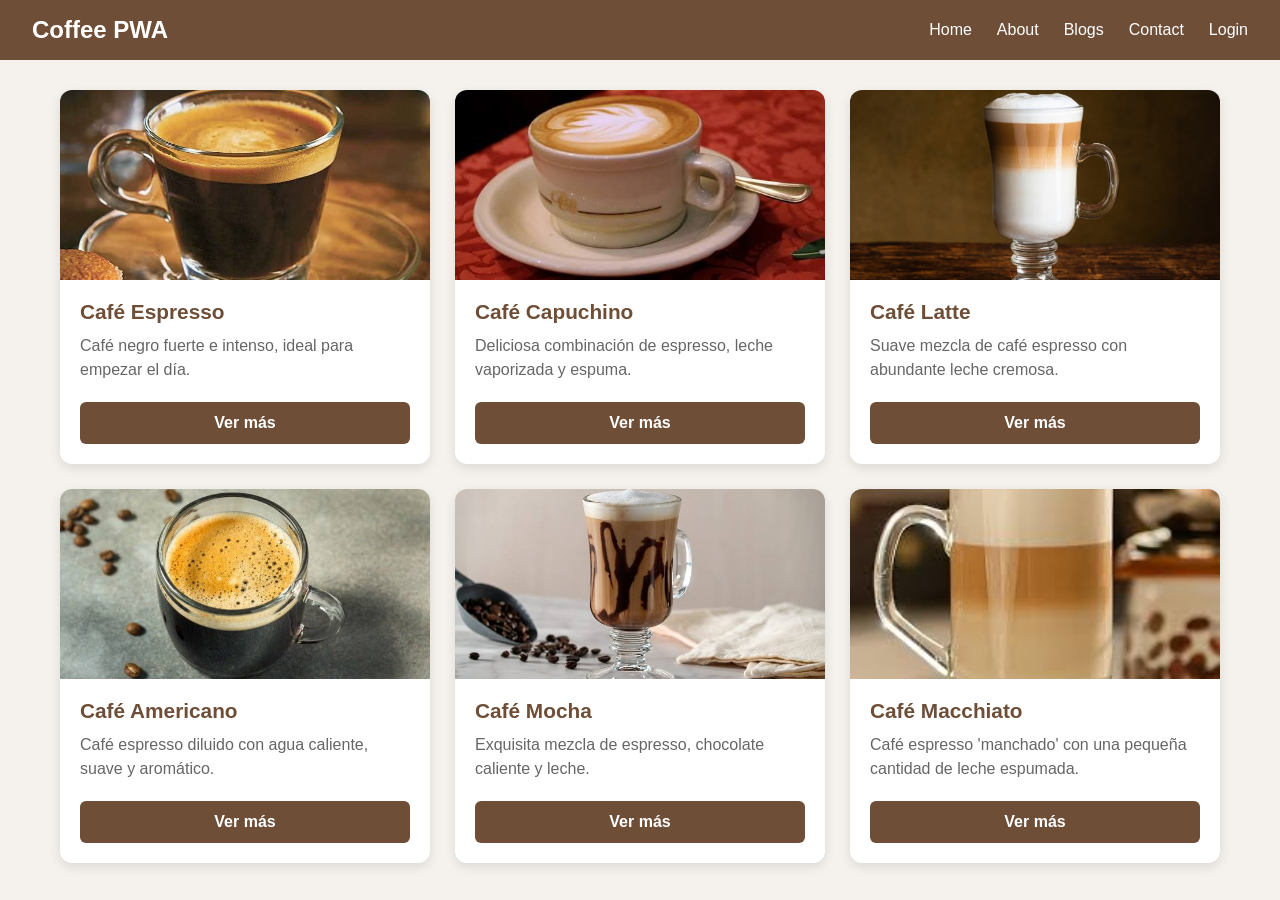
<file: index.html>
<!DOCTYPE html>
<html lang="es">
    <head>
        <meta charset="UTF-8">
        <meta name="viewport" content="width=device-width, initial-scale=1.0">
        <meta http-equiv="X-UA-Compatible" content="ie=edge">
        <!-- Ajusta esta ruta según dónde tengas tu carpeta css -->
        <link rel="stylesheet" href="css/style.css">
        <link rel="manifest" href="manifest.json">
        <link rel="apple-touch-icon" href="images/coffee.jpg">

        <meta name="apple-mobile-web-app-status-bar" content="#ffffff">
        <meta name="theme-color" content="#ffffff">

        <title>Coffee PWA</title>    
    </head>
    <body>
       <main>
            <nav>
             <h1>Coffee PWA</h1>
             <ul>
                 <li>Home</li>
                 <li>About</li>
                 <li>Blogs</li>
                 <li>Contact</li>
                 <li>Login</li>
             </ul>
            </nav>

            <!-- Contenedor para las cards (aquí se inyectarán los cafés automáticamente) -->
            <div class="container"></div>
       </main>

       <!-- Archivo JavaScript -->
       <script src="javascript/app.js"></script>
    </body>
</html>
</file>
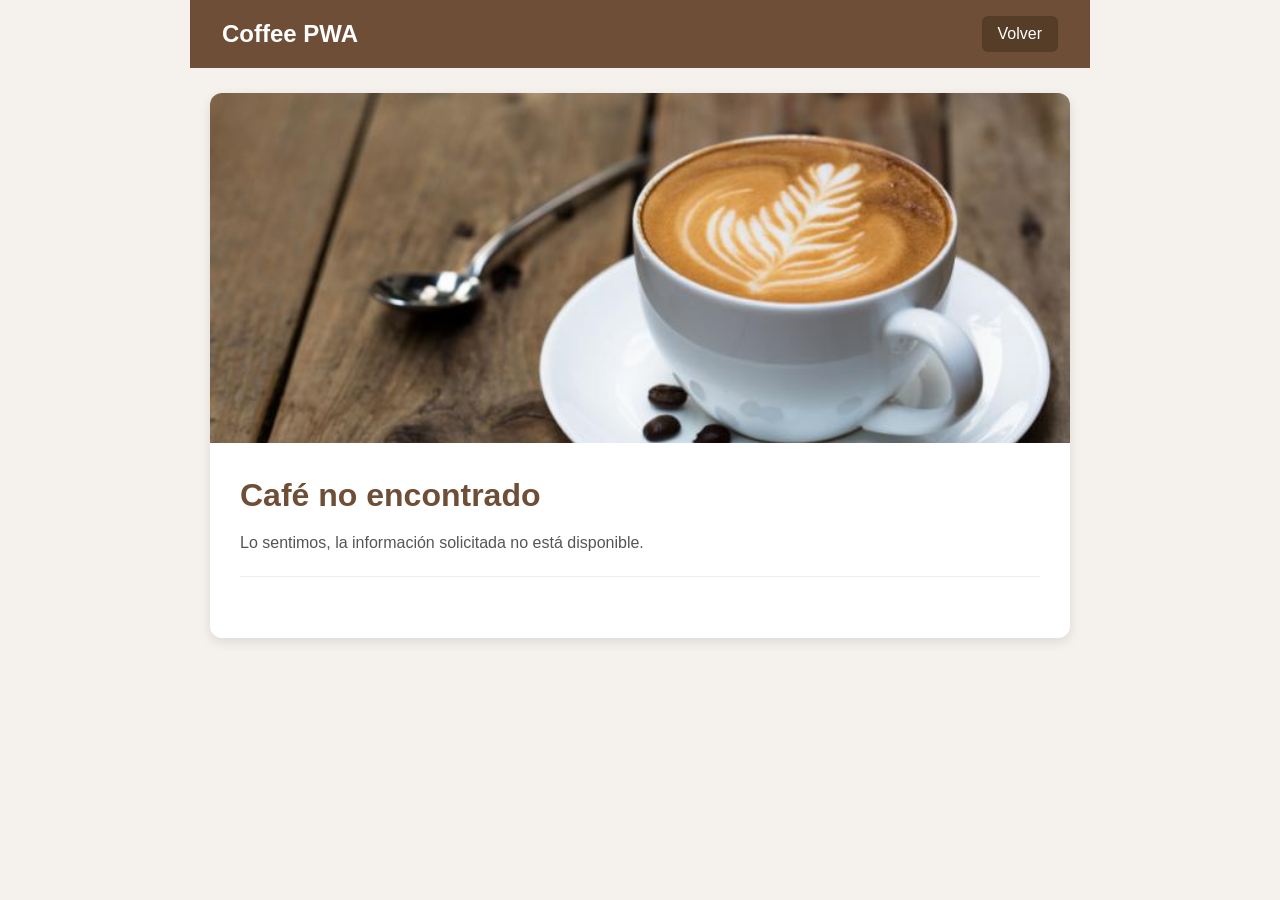
<file: javascript/detalle.html>
<!DOCTYPE html>
<html lang="es">
<head>
    <meta charset="UTF-8">
    <meta name="viewport" content="width=device-width, initial-scale=1.0">
    <meta http-equiv="X-UA-Compatible" content="ie=edge">
    <link rel="stylesheet" href="../css/style.css">
    <title>Detalle del Cafe</title>
</head>
<body>

    <main class="detail-container">

        <nav>
            <h1>Coffee PWA</h1>
            <a href="../index.html" class="btn-volver">Volver</a>
        </nav>

        <section class="detail-card">
            <img id="detail-img" src="../images/coffee.jpg" alt="Cafe">

            <div class="detail-body">
                <h2 id="detail-title">Cafe</h2>
                <p id="detail-desc"></p>
                <p id="detail-extra"></p>
            </div>
        </section>

    </main>

    <script src="detalle.js"></script>

</body>
</html>
</file>
<file: css/style.css>
/* =========================
   ESTILOS GENERALES
========================= */

* {
    box-sizing: border-box;
}

body {
    font-family: Arial, sans-serif;
    font-size: 1rem;
    margin: 0;
    background-color: #f5f1ed;
    color: #333;
}

/* =========================
   NAVEGACIÓN
========================= */

nav {
    background-color: #6f4e37;
    color: white;
    padding: 1rem 2rem;
    display: flex;
    justify-content: space-between;
    align-items: center;
    gap: 20px;
}

nav h1 {
    font-size: 1.5rem;
    margin: 0;
    white-space: nowrap;
}

nav ul {
    list-style: none;
    display: flex;
    gap: 25px;
    margin: 0;
    padding: 0;
}

nav ul li {
    font-size: 1rem;
    cursor: pointer;
    transition: opacity 0.2s;
}

nav ul li:hover {
    opacity: 0.7;
}

/* =========================
   TARJETAS
========================= */

.container {
    display: grid;
    grid-template-columns: repeat(auto-fit, minmax(280px, 1fr));
    gap: 25px;
    padding: 30px 20px;
    max-width: 1200px;
    margin: 0 auto;
}

.card {
    background: white;
    border-radius: 12px;
    overflow: hidden;
    box-shadow: 0 4px 12px rgba(0, 0, 0, 0.10);
    display: flex;
    flex-direction: column;
    transition: transform 0.2s, box-shadow 0.2s;
}

.card:hover {
    transform: translateY(-5px);
    box-shadow: 0 8px 20px rgba(0, 0, 0, 0.15);
}

.card-img {
    width: 100%;
    height: 190px;
    object-fit: cover;
}

.card-body {
    padding: 20px;
    display: flex;
    flex-direction: column;
    flex-grow: 1;
}

.card-title {
    margin: 0 0 10px 0;
    font-size: 1.3rem;
    color: #6f4e37;
}

.card-text {
    margin: 0 0 20px 0;
    font-size: 1rem;
    line-height: 1.5;
    color: #666;
    flex-grow: 1;
}

/* =========================
   BOTÓN VER MÁS
========================= */

.btn-ver-mas {
    background-color: #6f4e37;
    color: white;
    border: none;
    padding: 12px;
    border-radius: 6px;
    font-size: 1rem;
    cursor: pointer;
    font-weight: bold;
    transition: background-color 0.2s, transform 0.2s;
}

.btn-ver-mas:hover {
    background-color: #563d28;
    transform: scale(1.02);
}

/* =========================
   MODAL
========================= */

.modal {
    display: none;
    position: fixed;
    z-index: 1000;
    left: 0;
    top: 0;
    width: 100%;
    height: 100%;
    background-color: rgba(0, 0, 0, 0.6);
    justify-content: center;
    align-items: center;
    padding: 20px;
}

.modal-content {
    background-color: #fff;
    padding: 25px;
    width: 90%;
    max-width: 450px;
    border-radius: 12px;
    box-shadow: 0 5px 20px rgba(0, 0, 0, 0.3);
    position: relative;
    font-size: 1rem;
}

#close-modal {
    color: #aaa;
    position: absolute;
    right: 15px;
    top: 10px;
    font-size: 28px;
    font-weight: bold;
    cursor: pointer;
}

#close-modal:hover {
    color: #000;
}

#modal-title {
    margin-top: 0;
    font-size: 1.35rem;
    color: #6f4e37;
}

#modal-desc {
    font-size: 1rem;
    line-height: 1.5;
}

#modal-extra {
    margin-top: 15px;
    padding-top: 10px;
    border-top: 1px solid #eee;
    font-size: 1rem;
    font-weight: bold;
    color: #444;
}

/* =========================
   VISTA DE DETALLE
========================= */

.detail-container {
    max-width: 900px;
    margin: 0 auto;
    padding: 0 20px 30px;
}

.detail-container nav {
    margin: 0 -20px;
}

.btn-volver {
    color: white;
    text-decoration: none;
    background: #563d28;
    padding: 9px 16px;
    border-radius: 6px;
    font-size: 1rem;
    transition: background-color 0.2s;
}

.btn-volver:hover {
    background: #3e2b1c;
}

.detail-card {
    background: white;
    margin-top: 25px;
    border-radius: 12px;
    overflow: hidden;
    box-shadow: 0 4px 12px rgba(0, 0, 0, 0.10);
}

.detail-card img {
    width: 100%;
    height: 350px;
    object-fit: cover;
}

.detail-body {
    padding: 30px;
}

.detail-body h2 {
    color: #6f4e37;
    margin-top: 0;
    margin-bottom: 15px;
    font-size: 2rem;
}

.detail-body p {
    line-height: 1.6;
    color: #555;
}

#detail-extra {
    margin-top: 20px;
    padding-top: 15px;
    border-top: 1px solid #eee;
    font-weight: bold;
    color: #444;
}

/* =========================
   RESPONSIVE - TABLETS
========================= */

@media (max-width: 768px) {

    nav {
        padding: 1rem;
    }

    nav h1 {
        font-size: 1.3rem;
    }

    nav ul {
        gap: 12px;
    }

    nav ul li {
        font-size: 0.9rem;
    }

    .container {
        grid-template-columns: repeat(2, 1fr);
        gap: 18px;
        padding: 20px 15px;
    }

    .card-img {
        height: 170px;
    }

    .detail-container {
        padding: 0 15px 25px;
    }

    .detail-container nav {
        margin: 0 -15px;
    }

    .detail-card img {
        height: 280px;
    }
}

/* =========================
   RESPONSIVE - CELULARES
========================= */

@media (max-width: 600px) {

    nav {
        flex-direction: column;
        align-items: flex-start;
        padding: 15px;
    }

    nav h1 {
        font-size: 1.4rem;
    }

    nav ul {
        width: 100%;
        justify-content: space-between;
        gap: 8px;
    }

    nav ul li {
        font-size: 0.85rem;
    }

    .container {
        grid-template-columns: 1fr;
        gap: 20px;
        padding: 20px 15px;
    }

    .card-img {
        height: 210px;
    }

    .card-body {
        padding: 18px;
    }

    .card-title {
        font-size: 1.2rem;
    }

    .card-text {
        font-size: 0.95rem;
    }

    .btn-ver-mas {
        width: 100%;
        padding: 12px;
    }

    .detail-container {
        padding: 0 10px 20px;
    }

    .detail-container nav {
        margin: 0 -10px;
        padding: 15px 10px;
    }

    .btn-volver {
        padding: 8px 12px;
        font-size: 0.9rem;
    }

    .detail-card {
        margin-top: 15px;
    }

    .detail-card img {
        height: 220px;
    }

    .detail-body {
        padding: 20px;
    }

    .detail-body h2 {
        font-size: 1.6rem;
    }

    .detail-body p {
        font-size: 0.95rem;
    }
}

/* =========================
   CELULARES PEQUEÑOS
========================= */

@media (max-width: 380px) {

    nav h1 {
        font-size: 1.2rem;
    }

    nav ul li {
        font-size: 0.75rem;
    }

    .container {
        padding: 15px 10px;
    }

    .card-img {
        height: 180px;
    }

    .detail-card img {
        height: 190px;
    }
}
</file>
